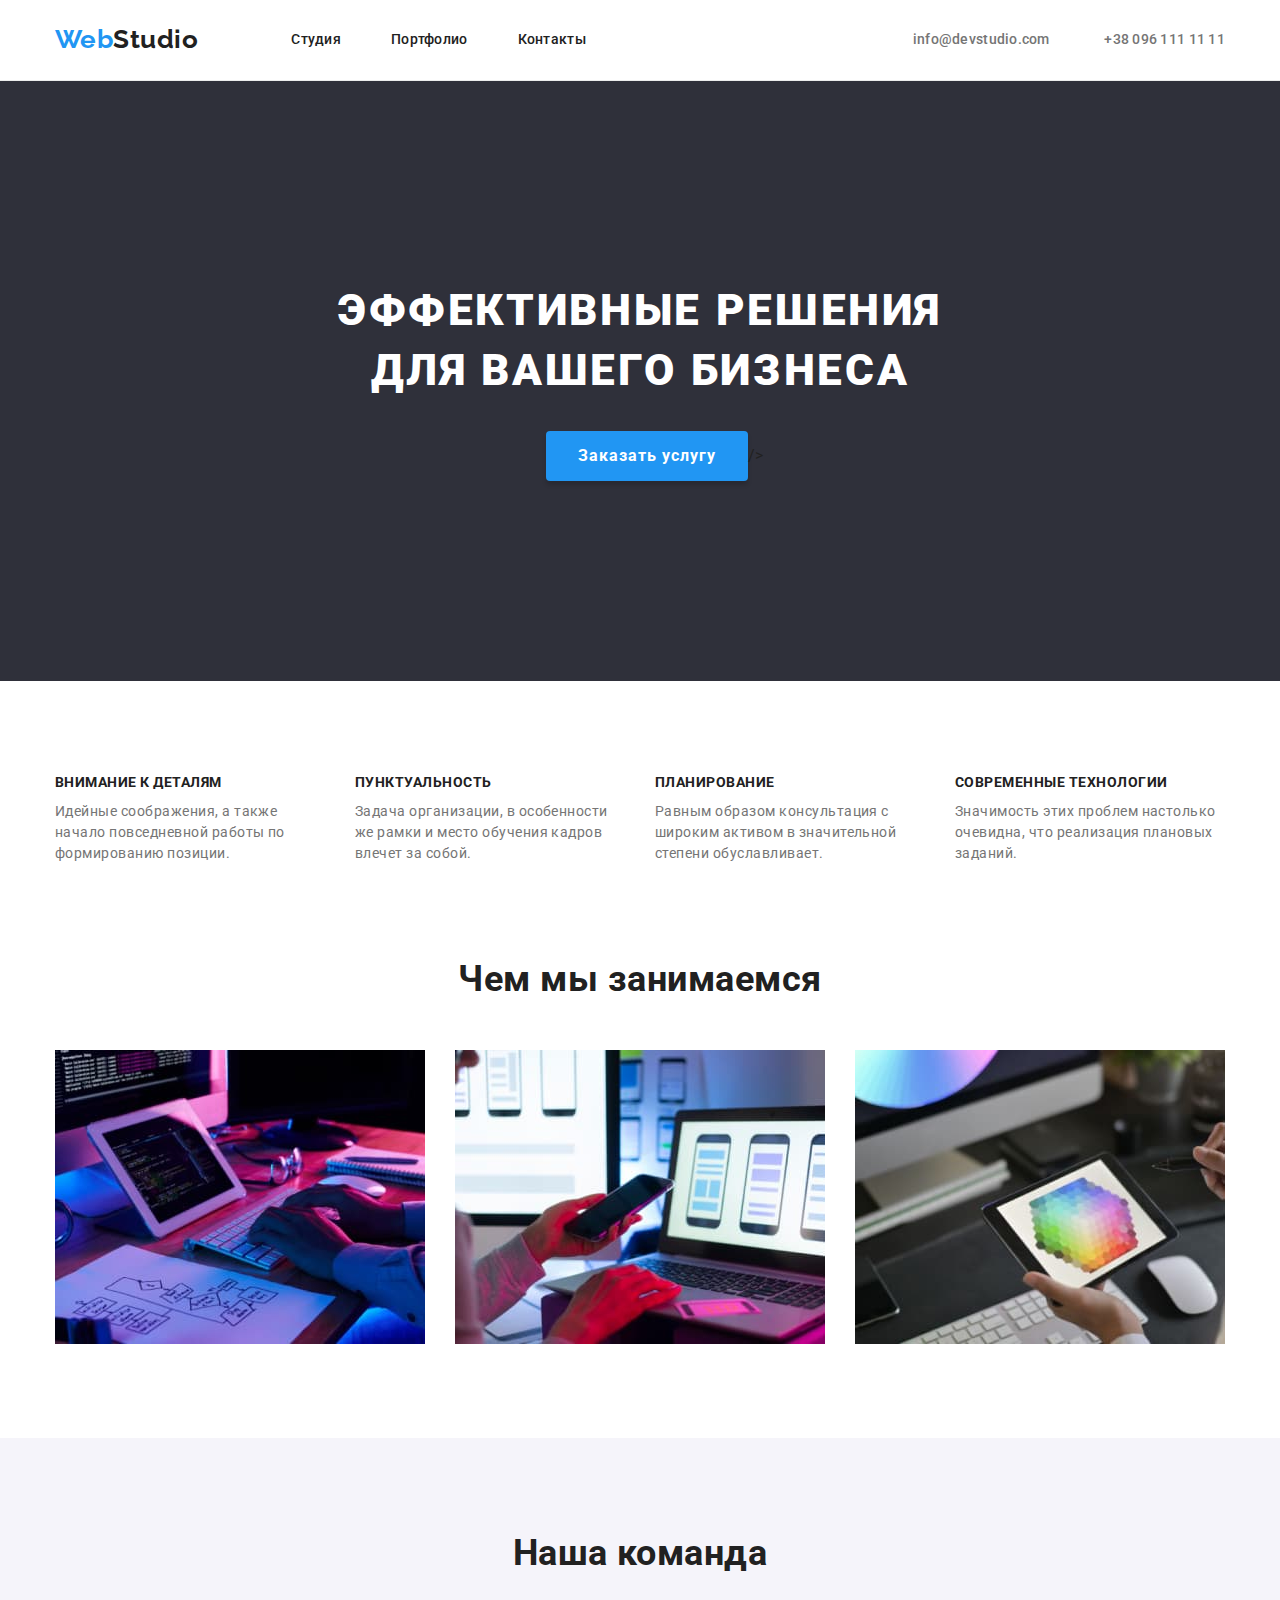
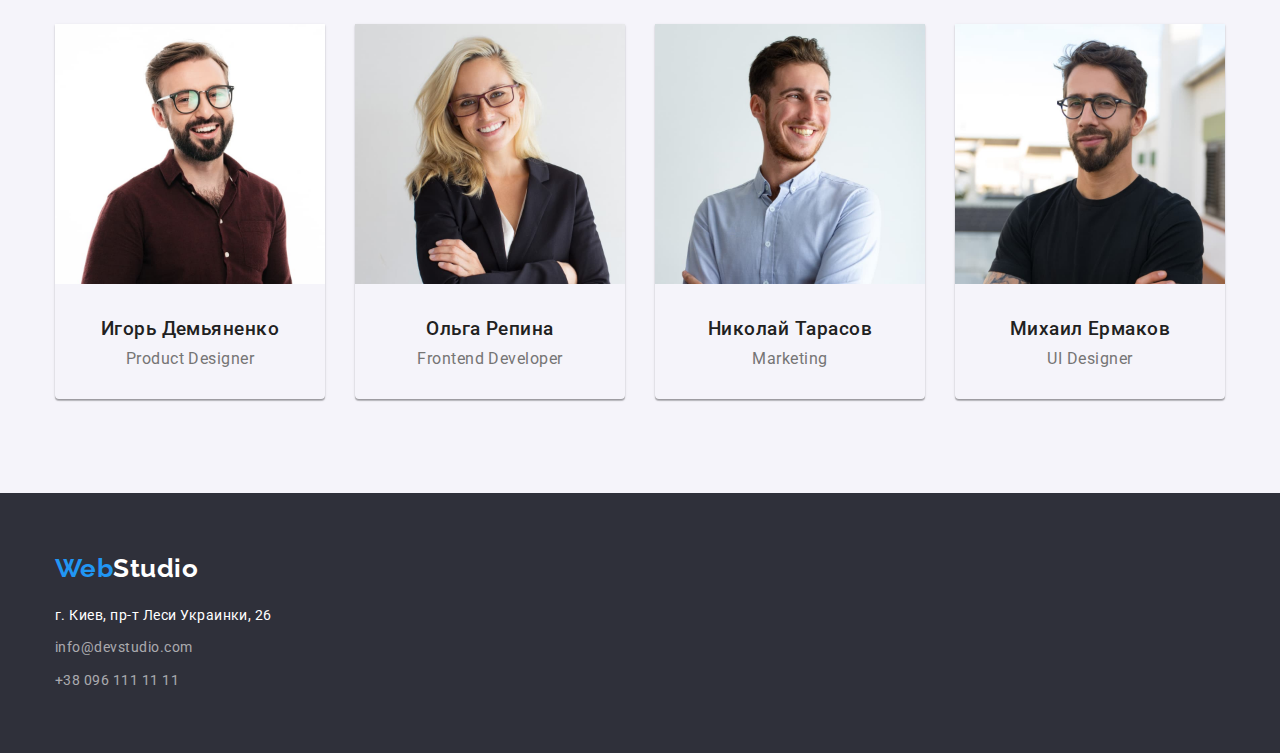
<file: index.html>
<!DOCTYPE html>
<html lang="ru">
  <head>
    <meta charset="UTF-8" />
    <meta http-equiv="X-UA-Compatible" content="IE=edge" />
    <meta name="viewport" content="width=device-width, initial-scale=1.0" />
    <!-- Main fonts -->
    <link rel="preconnect" href="https://fonts.googleapis.com" />
    <link rel="preconnect" href="https://fonts.gstatic.com" crossorigin />
    <link
      href="https://fonts.googleapis.com/css2?family=Raleway:wght@700&family=Roboto:wght@400;500;700;900&display=swap"
      rel="stylesheet"
    />
    <link
      rel="stylesheet"
      href="https://cdnjs.cloudflare.com/ajax/libs/modern-normalize/1.1.0/modern-normalize.min.css"
    />

    <!-- Styles -->
    <link rel="stylesheet" href="./css/styles.css" />
    <title>Module 3 - WebStudio</title>
  </head>

  <body>
    <!-- Заголовок -->
    <header class="page-header">
      <div class="container header-container">
        <nav class="nav">
          <a class="logo link" href="./index.html">Web<span class="logo-type">Studio</span></a>
          <ul class="nav-list">
            <li class="header-list"><a class="nav-link link" href="./index.html">Студия</a></li>
            <li class="header-list">
              <a class="nav-link link" href="./portfolio.html">Портфолио</a>
            </li>
            <li class="header-list"><a class="nav-link link" href="http://">Контакты</a></li>
          </ul>
        </nav>
        <div class="header-wrapper">
          <a class="contacts link" href="mailto:info@devstudio.com">info@devstudio.com</a>
          <a class="contacts link phone" href="tel:+380961111111">+38 096 111 11 11</a>
        </div>
      </div>
    </header>
    <!-- уникальный контент -->
    <main class="main">
      <!-- Герой -->
      <section class="hero">
        <div class="container">
          <h1 class="hero-title">
            Эффективные решения <br />
            для вашего бизнеса
          </h1>
          <div class="container">
            <button class="hero-order-button" type="button">Заказать услугу</button>/>
          </div>
        </div>
      </section>
      <!-- Преимущества -->
      <section class="about">
        <div class="container">
          <h2 class="visually-hidden">Наши преимущества</h2>
          <ul class="about-main-list">
            <li class="about-list">
              <h3 class="advantages">Внимание к деталям</h3>
              <p class="advantages-description">
                Идейные соображения, а также начало повседневной работы по формированию позиции.
              </p>
            </li>
            <li class="about-list">
              <h3 class="advantages">Пунктуальность</h3>
              <p class="advantages-description">
                Задача организации, в особенности же рамки и место обучения кадров влечет за собой.
              </p>
            </li>
            <li class="about-list">
              <h3 class="advantages">Планирование</h3>
              <p class="advantages-description">
                Равным образом консультация с широким активом в значительной степени обуславливает.
              </p>
            </li>
            <li class="about-list">
              <h3 class="advantages">Современные технологии</h3>
              <p class="advantages-description">
                Значимость этих проблем настолько очевидна, что реализация плановых заданий.
              </p>
            </li>
          </ul>
        </div>
      </section>
      <!-- Что делаем -->
      <section class="jobs">
        <div class="container">
          <h2 class="we-do">Чем мы занимаемся</h2>
          <ul class="jobs-main-list">
            <li class="jobs-list">
              <img src="./images/print.jpg" alt="Печать" width="370" height="294" />
            </li>
            <li class="jobs-list">
              <img src="./images/phone.jpg" alt="Телефон" width="370" height="294" />
            </li>
            <li class="jobs-list">
              <img src="./images/tablet.jpg" alt="Планшет" width="370" height="294" />
            </li>
          </ul>
        </div>
      </section>
      <!-- Команда -->
      <section class="team">
        <div class="container">
          <h2 class="our-team">Наша команда</h2>
          <ul class="team-main-list">
            <li class="team-list">
              <img src="./images/igor-d.jpg" alt="Игорь Демьяненко" width="270" height="260" />
              <div class="actor">
                <h3 class="actors">Игорь Демьяненко</h3>
                <p class="actors-roles">Product Designer</p>
              </div>
            </li>
            <li class="team-list">
              <img src="./images/olga.jpg" alt="Ольга Репина" width="270" height="260" />
              <div class="actor">
                <h3 class="actors">Ольга Репина</h3>
                <p class="actors-roles">Frontend Developer</p>
              </div>
            </li>
            <li class="team-list">
              <img src="./images/mykola.jpg" alt="Николай Тарасов" width="270" height="260" />
              <div class="actor">
                <h3 class="actors">Николай Тарасов</h3>
                <p class="actors-roles">Marketing</p>
              </div>
            </li>
            <li class="team-list">
              <img src="./images/myhailo.jpg" alt="Михаил Ермаков" width="270" height="260" />
              <div class="actor">
                <h3 class="actors">Михаил Ермаков</h3>
                <p class="actors-roles">UI Designer</p>
              </div>
            </li>
          </ul>
        </div>
      </section>
    </main>
    <!-- Футер -->
    <footer class="footer">
      <div class="container">
        <address class="footer-address">
          <a class="footer-logo link" href="./index.html"
            >Web<span class="footer-logo-style">Studio</span>
          </a>
          <p class="footer-address link">г. Киев, пр-т Леси Украинки, 26</p>
          <a class="footer-email link" href="mailto:info@devstudio.com">info@devstudio.com</a>
          <a class="footer-phone link" href="tel:+380961111111">+38 096 111 11 11</a>
        </address>
      </div>
    </footer>
  </body>
</html>
</file>
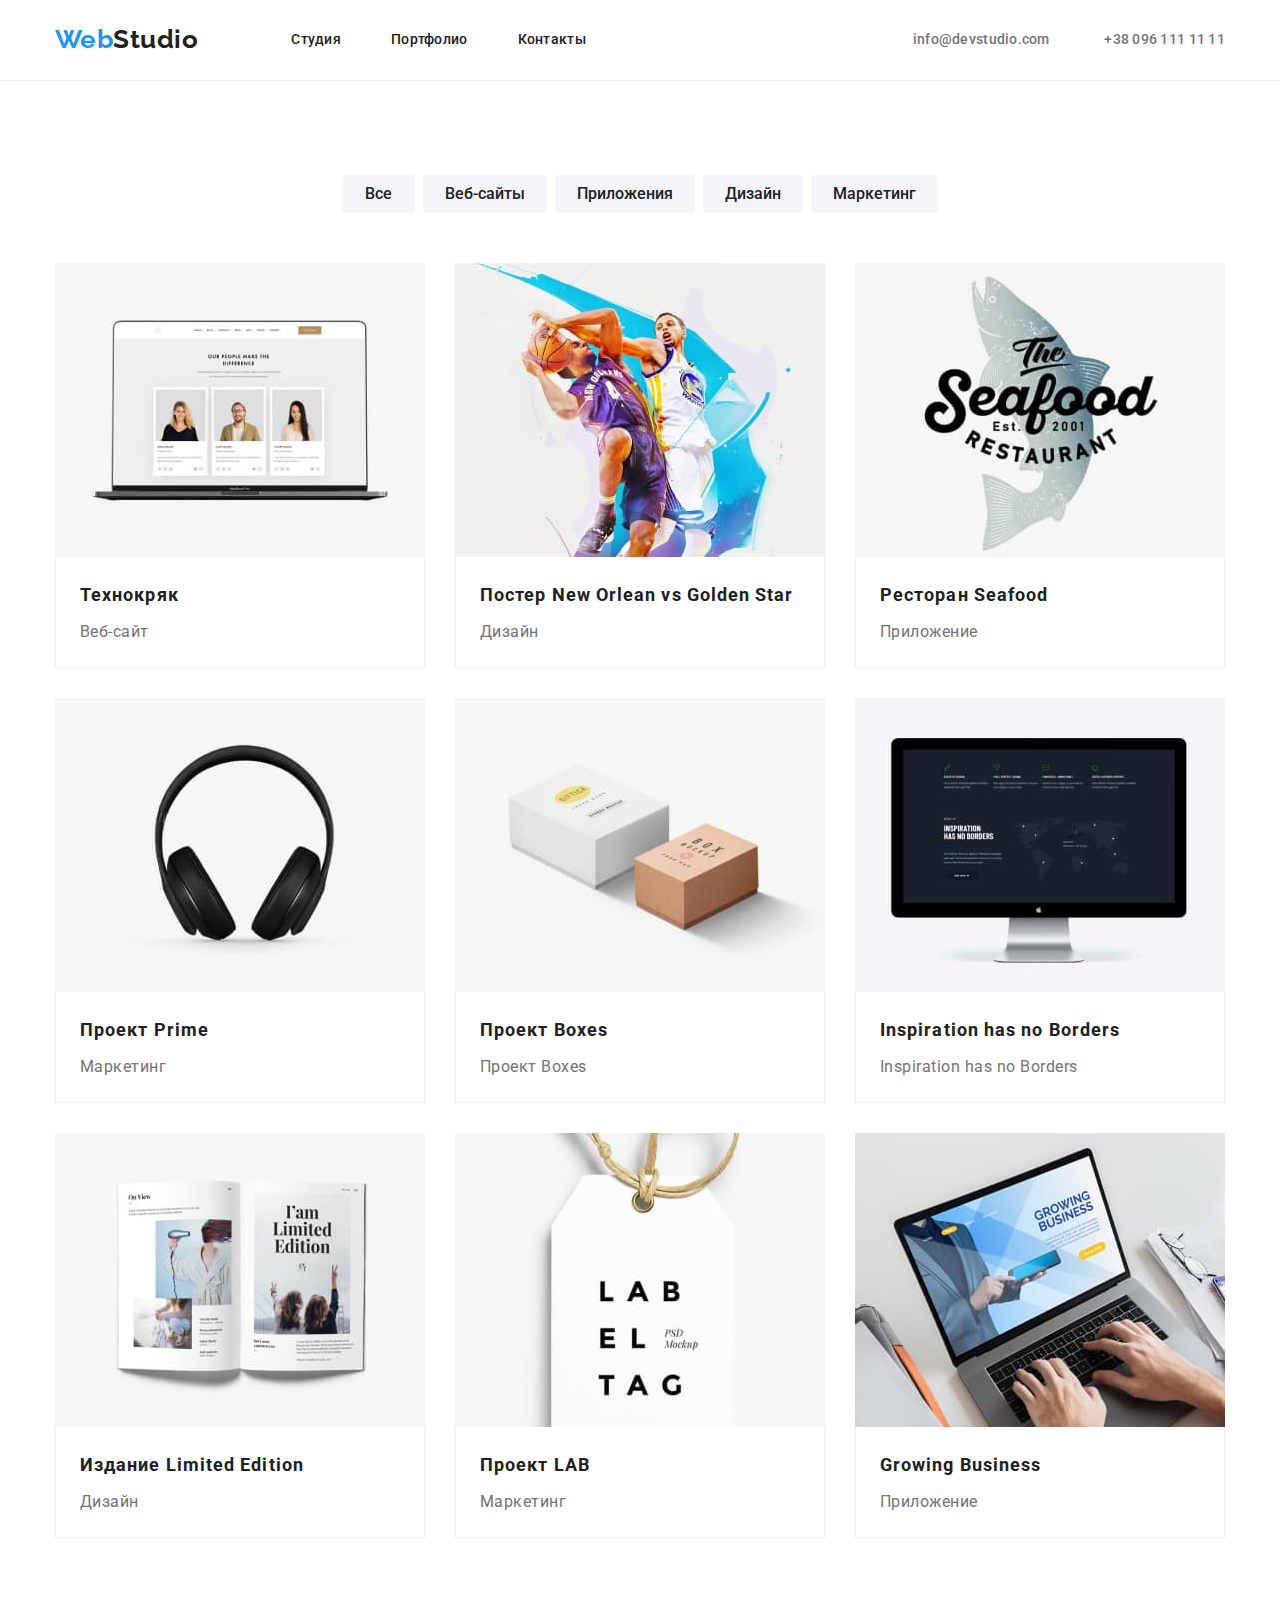
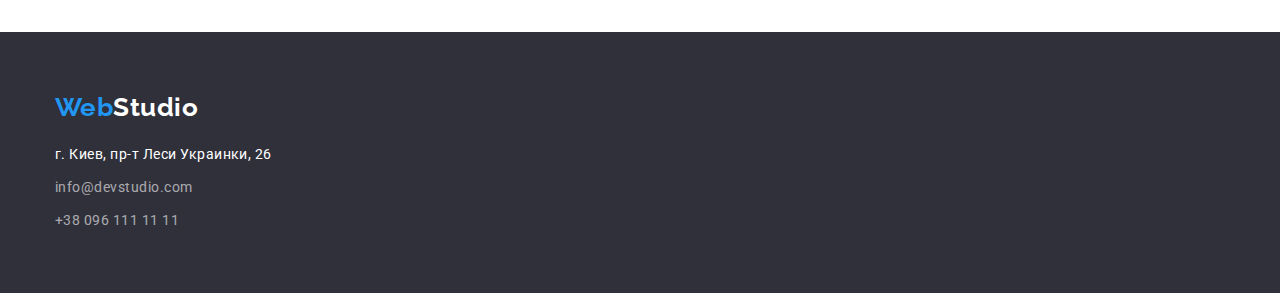
<file: portfolio.html>
<!DOCTYPE html>
<html lang="ru">
  <head>
    <meta charset="UTF-8" />
    <meta http-equiv="X-UA-Compatible" content="IE=edge" />
    <meta name="viewport" content="width=device-width, initial-scale=1.0" />
    <title>Portfolio</title>
    <!-- Main fonts -->
    <link rel="preconnect" href="https://fonts.googleapis.com" />
    <link rel="preconnect" href="https://fonts.gstatic.com" crossorigin />
    <link
      href="https://fonts.googleapis.com/css2?family=Raleway:wght@700&family=Roboto:wght@400;500;700;900&display=swap"
      rel="stylesheet"
    />
    <link
      rel="stylesheet"
      href="https://cdnjs.cloudflare.com/ajax/libs/modern-normalize/1.1.0/modern-normalize.min.css"
    />
    <!-- Styles -->
    <link rel="stylesheet" href="./css/styles.css" />
  </head>

  <body>
    <header class="page-header">
      <div class="container header-container">
        <nav class="nav">
          <a class="logo link" href="./index.html">Web<span class="logo-type">Studio</span></a>
          <ul class="nav-list">
            <li class="header-list"><a class="nav-link link" href="./index.html">Студия</a></li>
            <li class="header-list">
              <a class="nav-link link" href="./portfolio.html">Портфолио</a>
            </li>
            <li class="header-list"><a class="nav-link link" href="http://">Контакты</a></li>
          </ul>
        </nav>
        <div class="header-wrapper">
          <a class="contacts link" href="mailto:info@devstudio.com">info@devstudio.com</a>
          <a class="contacts link phone" href="tel:+380961111111">+38 096 111 11 11</a>
        </div>
      </div>
    </header>
    <!-- уникальный контент -->
    <main>
      <section class="main-portfolio">
        <div class="container">
          <h1 class="main-hero">Portfolio</h1>
          <ul class="portfolio-list">
            <li class="portfolio-list-btn"><button class="main-btn" type="button">Все</button></li>
            <li class="portfolio-list-btn">
              <button class="main-btn" type="button">Веб-сайты</button>
            </li>
            <li class="portfolio-list-btn">
              <button class="main-btn" type="button">Приложения</button>
            </li>
            <li class="portfolio-list-btn">
              <button class="main-btn" type="button">Дизайн</button>
            </li>
            <li class="portfolio-list-btn">
              <button class="main-btn" type="button">Маркетинг</button>
            </li>
          </ul>
          <ul class="portfolio-photos">
            <li class="portfolio-img">
              <img
                class="portfolio-photos-img"
                src="./images/our-people.jpg"
                alt="our-people"
                width="370"
                height="294"
              />
              <div class="portfolio-frame">
                <h2 class="portfolio-title">Технокряк</h2>
                <p class="portfolio-text">Веб-сайт</p>
              </div>
            </li>
            <li class="portfolio-img">
              <img
                class="portfolio-photos-img"
                src="./images/basketball.jpg"
                alt="basketball"
                width="370"
                height="294"
              />
              <div class="portfolio-frame">
                <h2 class="portfolio-title">Постер New Orlean vs Golden Star</h2>
                <p class="portfolio-text">Дизайн</p>
              </div>
            </li>
            <li class="portfolio-img">
              <img
                class="portfolio-photos-img"
                src="./images/restaurant.jpg"
                alt="restaurant"
                width="370"
                height="294"
              />
              <div class="portfolio-frame">
                <h2 class="portfolio-title">Ресторан Seafood</h2>
                <p class="portfolio-text">Приложение</p>
              </div>
            </li>
            <li class="portfolio-img">
              <img
                class="portfolio-photos-img"
                src="./images/headphones.jpg"
                alt="headphones"
                width="370"
                height="294"
              />
              <div class="portfolio-frame">
                <h2 class="portfolio-title">Проект Prime</h2>
                <p class="portfolio-text">Маркетинг</p>
              </div>
            </li>
            <li class="portfolio-img">
              <img
                class="portfolio-photos-img"
                src="./images/boxes.jpg"
                alt="boxes"
                width="370"
                height="294"
              />
              <div class="portfolio-frame">
                <h2 class="portfolio-title">Проект Boxes</h2>
                <p class="portfolio-text">Проект Boxes</p>
              </div>
            </li>
            <li class="portfolio-img">
              <img
                class="portfolio-photos-img"
                src="./images/screen.jpg"
                alt="screen"
                width="370"
                height="294"
              />
              <div class="portfolio-frame">
                <h2 class="portfolio-title">Inspiration has no Borders</h2>
                <p class="portfolio-text">Inspiration has no Borders</p>
              </div>
            </li>
            <li class="portfolio-img">
              <img
                class="portfolio-photos-img"
                src="./images/limited-edition.jpg"
                alt="limited-edition"
                width="370"
                height="294"
              />
              <div class="portfolio-frame">
                <h2 class="portfolio-title">Издание Limited Edition</h2>
                <p class="portfolio-text">Дизайн</p>
              </div>
            </li>
            <li class="portfolio-img">
              <img
                class="portfolio-photos-img"
                src="./images/project-lab.jpg"
                alt="project-lab"
                width="370"
                height="294"
              />
              <div class="portfolio-frame">
                <h2 class="portfolio-title">Проект LAB</h2>
                <p class="portfolio-text">Маркетинг</p>
              </div>
            </li>
            <li class="portfolio-img">
              <img
                class="portfolio-photos-img"
                src="./images/he-tapes.jpg"
                alt="taping"
                width="370"
                height="294"
              />
              <div class="portfolio-frame">
                <h2 class="portfolio-title">Growing Business</h2>
                <p class="portfolio-text">Приложение</p>
              </div>
            </li>
          </ul>
        </div>
      </section>
    </main>
    <!-- Футер -->
    <footer class="footer">
      <div class="container">
        <address class="footer-address">
          <a class="footer-logo link" href="./index.html"
            >Web<span class="footer-logo-style">Studio</span>
          </a>
          <p class="footer-address link">г. Киев, пр-т Леси Украинки, 26</p>
          <a class="footer-email link" href="mailto:info@devstudio.com">info@devstudio.com</a>
          <a class="footer-phone link" href="tel:+380961111111">+38 096 111 11 11</a>
        </address>
      </div>
    </footer>
  </body>
</html>
</file>
<file: css/styles.css>
/* стили для index.html */
:root {
  /* main fonts */
  --main-font: 'Roboto', sans-serif;
  --secondary-font: Raleway, sans-serif;
  /* text color */
  --primary-text-color: rgba(33, 33, 33, 1);
  --secondary-text-color: rgba(255, 255, 255, 1);
  --hover-focus-color: rgba(33, 150, 243, 1);
  /* background color */
  --primary-background-color: rgba(255, 255, 255, 1);
  --secondary-background-color: rgba(33, 150, 243, 1);
  --hero-footer-background-color: rgba(47, 48, 58, 1);
  /* font size */
  --primary-font-size: 16px;
}

body {
  background-color: var(--primary-background-color);
  font-family: var(--main-font);
  color: var(--primary-text-color);
  font-size: var(--primary-font-size);
  line-height: 1.14;
  letter-spacing: 0.03em;
}

h2,
h3,
p {
  margin-top: 0;
  margin-bottom: 0;
}
.container {
  width: 1200px;
  padding-left: 15px;
  padding-right: 15px;
  margin-left: auto;
  margin-right: auto;
}
.page-header {
  padding-top: 24px;
  padding-bottom: 25px;
  border-bottom: 1px solid rgb(236, 236, 236);
}
.header-list {
  margin-right: 50px;
  min-width: 49px;
}
.nav {
  display: flex;
}
.header-container {
  display: flex;
  justify-content: space-between;
  align-items: center;
}
.header-wrapper {
  margin-left: auto;
}
.phone {
  margin-left: 50px;
}
.logo {
  margin-right: 93px;
}
.header-list:last-child {
  margin-right: 0;
}
.nav-list {
  display: flex;
  align-items: center;
}

.link {
  text-decoration: none;
}
.nav-list,
.main-list,
.about-main-list,
.jobs-main-list,
.team-main-list,
.portfolio-list,
.portfolio-photos {
  list-style: none;
  padding: 0;
  margin: 0;
}
/* header */

.logo-type {
  color: var(--primary-text-color);
}
.nav-link {
  color: inherit;
  font-weight: 500;
  font-size: 14px;
  letter-spacing: 0.02em;
}
.logo:hover,
.logo:focus,
.footer-logo,
.footer-logo,
.logo-type:hover,
.logo-type:focus,
.nav-link:hover,
.nav-link:focus,
.contacts:hover,
.contacts:focus,
.footer-phone:hover,
.footer-phone:focus,
.footer-email:hover,
.footer-email:focus {
  color: var(--hover-focus-color);
}
.contacts {
  color: rgba(117, 117, 117, 1);
  font-weight: 500;
  font-size: 14px;
  letter-spacing: 0.02em;
}
.logo,
.footer-logo {
  font-family: var(--secondary-font);
  color: #2196f3;
  font-weight: 700;
  font-size: 26px;
  line-height: 1.19;
}

/* hero */

.hero {
  background-color: var(--hero-footer-background-color);
  text-align: center;
  padding-top: 200px;
  padding-bottom: 200px;
}
.hero-title {
  display: inline-block;
  padding-bottom: 30px;
  margin-top: 0;
  margin-bottom: 0;
  min-width: 696px;
  color: #fff;
  font-weight: 900;
  font-size: 44px;
  line-height: 1.36;
  letter-spacing: 0.06em;
  text-transform: uppercase;
}
.hero-order-button {
  display: inline-block;
  padding: 10px 32px;
  min-width: 200px;
  max-width: 300px;
  font-family: inherit;
  color: var(--secondary-text-color);
  background-color: var(--secondary-background-color);
  font-weight: 700;
  line-height: 1.88;
  border-radius: 4px;
  border: 0;
  box-shadow: 0px 4px 4px rgba(0, 0, 0, 0.15);
  letter-spacing: 0.06em;
  cursor: pointer;
}
.hero-order-button:hover,
.hero-order-button:focus {
  color: rgba(24, 140, 232, 1);
}

/* main section 1*/

.visually-hidden {
  display: none;
}
.about {
  padding-top: 94px;
}
.about-list {
  min-width: 270px;
  margin-right: 30px;
}
.about-list:last-child {
  margin-right: 0;
}

.about-main-list {
  display: flex;
  padding-left: 0;
  padding-right: 0;
}

.advantages {
  display: flex;
  margin-bottom: 10px;
  font-size: 14px;
  font-weight: 700;
  text-transform: uppercase;
}

.advantages-description {
  display: flex;
  min-width: 270px;
  color: rgba(117, 117, 117, 1);
  font-size: 14px;
  line-height: 1.5;
}

/* main section 2 */

.jobs {
  text-align: center;
  padding-top: 94px;
  padding-bottom: 94px;
}

.jobs-main-list {
  display: flex;
}
.jobs-list {
  display: flex;
  margin-right: 30px;
  align-items: center;
}

.we-do,
.our-team {
  display: inline-block;
  margin-bottom: 50px;
  font-weight: 700;
  font-size: 36px;
  line-height: 1.17;
}

/* main section 3 */

.team {
  text-align: center;
  padding-top: 94px;
  padding-bottom: 94px;
  background-color: rgba(245, 244, 250, 1);
}

.team-main-list {
  padding-right: 0;
  display: flex;
}
.team-list {
  margin-right: 30px;
  margin-left: 0px;
  box-shadow: 0px 1px 3px rgba(0, 0, 0, 0.12), 0px 1px 1px rgba(0, 0, 0, 0.14),
    0px 2px 1px rgba(0, 0, 0, 0.2);
  border-radius: 0px 0px 4px 4px;
}

.team-list:last-child {
  margin: 0;
}
.actor {
  padding-top: 30px;
  padding-bottom: 30px;
}

.actors {
  font-weight: 500;
  line-height: 1.19;
}
.actors-roles {
  margin-top: 10px;
  color: rgba(117, 117, 117, 1);
  font-weight: normal;
}

/* footer */

.footer {
  padding-top: 60px;
  padding-bottom: 60px;
  background-color: var(--hero-footer-background-color);
  color: var(--secondary-text-color);
}
.footer-logo {
  display: flex;
}
.footer-email {
  display: flex;
  margin-top: 9px;
}
.footer-phone {
  display: inline-block;
  margin-top: 9px;
}
.footer-logo {
  margin-bottom: 20px;
  font-style: normal;
}
.footer-address {
  font-size: 14px;
  font-style: normal;
  line-height: 1.71;
}
.footer-logo-style {
  color: var(--secondary-text-color);
}
.footer-phone,
.footer-email {
  font-style: normal;
  font-size: 14px;
  color: rgba(255, 255, 255, 0.6);
  line-height: 1.71;
}

/* portfolio page*/

.main-portfolio {
  padding-top: 94px;
  padding-bottom: 94px;
}

.portfolio-list {
  display: flex;
  justify-content: center;
  margin-bottom: 50px;
}

.main-btn {
  min-width: 73px;
  max-width: 150px;
  background-color: rgba(245, 244, 250, 1);
  font-family: inherit;
  color: var(--primary-text-color);
  font-weight: 500;
  font-size: 16px;
  line-height: 1.63;
  text-align: center;
  border-radius: 4px;
  border: none;
  padding: 6px 22px;
  cursor: pointer;
}
.portfolio-list-btn {
  padding-right: 8px;
}
.portfolio-list-btn:last-child {
  padding-right: 0;
}

.main-btn:hover,
.main-btn:focus {
  color: var(--secondary-text-color);
  background-color: var(--secondary-background-color);
}

.main-hero {
  display: none;
}

.portfolio-photos {
  display: flex;
  flex-wrap: wrap;
  justify-content: center;
}

.portfolio-img {
  padding-right: 0;
  margin-bottom: 30px;
  margin-right: 30px;
}

.portfolio-img:nth-child(3n) {
  margin-right: 0;
}
.portfolio-img:nth-last-child(-n + 3) {
  margin-bottom: 0;
}
.portfolio-photos-img {
  display: flex;
}

.portfolio-frame {
  padding-top: 20px;
  padding-bottom: 20px;
  border: 1px solid rgba(238, 238, 238, 1);
  border-top: 0;
  padding-right: 24px;
  padding-left: 24px;
}

.portfolio-title {
  margin-bottom: 4px;
  font-weight: 700;
  font-size: 18px;
  line-height: 2;
  letter-spacing: 0.06em;
}
.portfolio-text {
  color: rgba(117, 117, 117, 1);
  line-height: 1.88;
}
</file>
